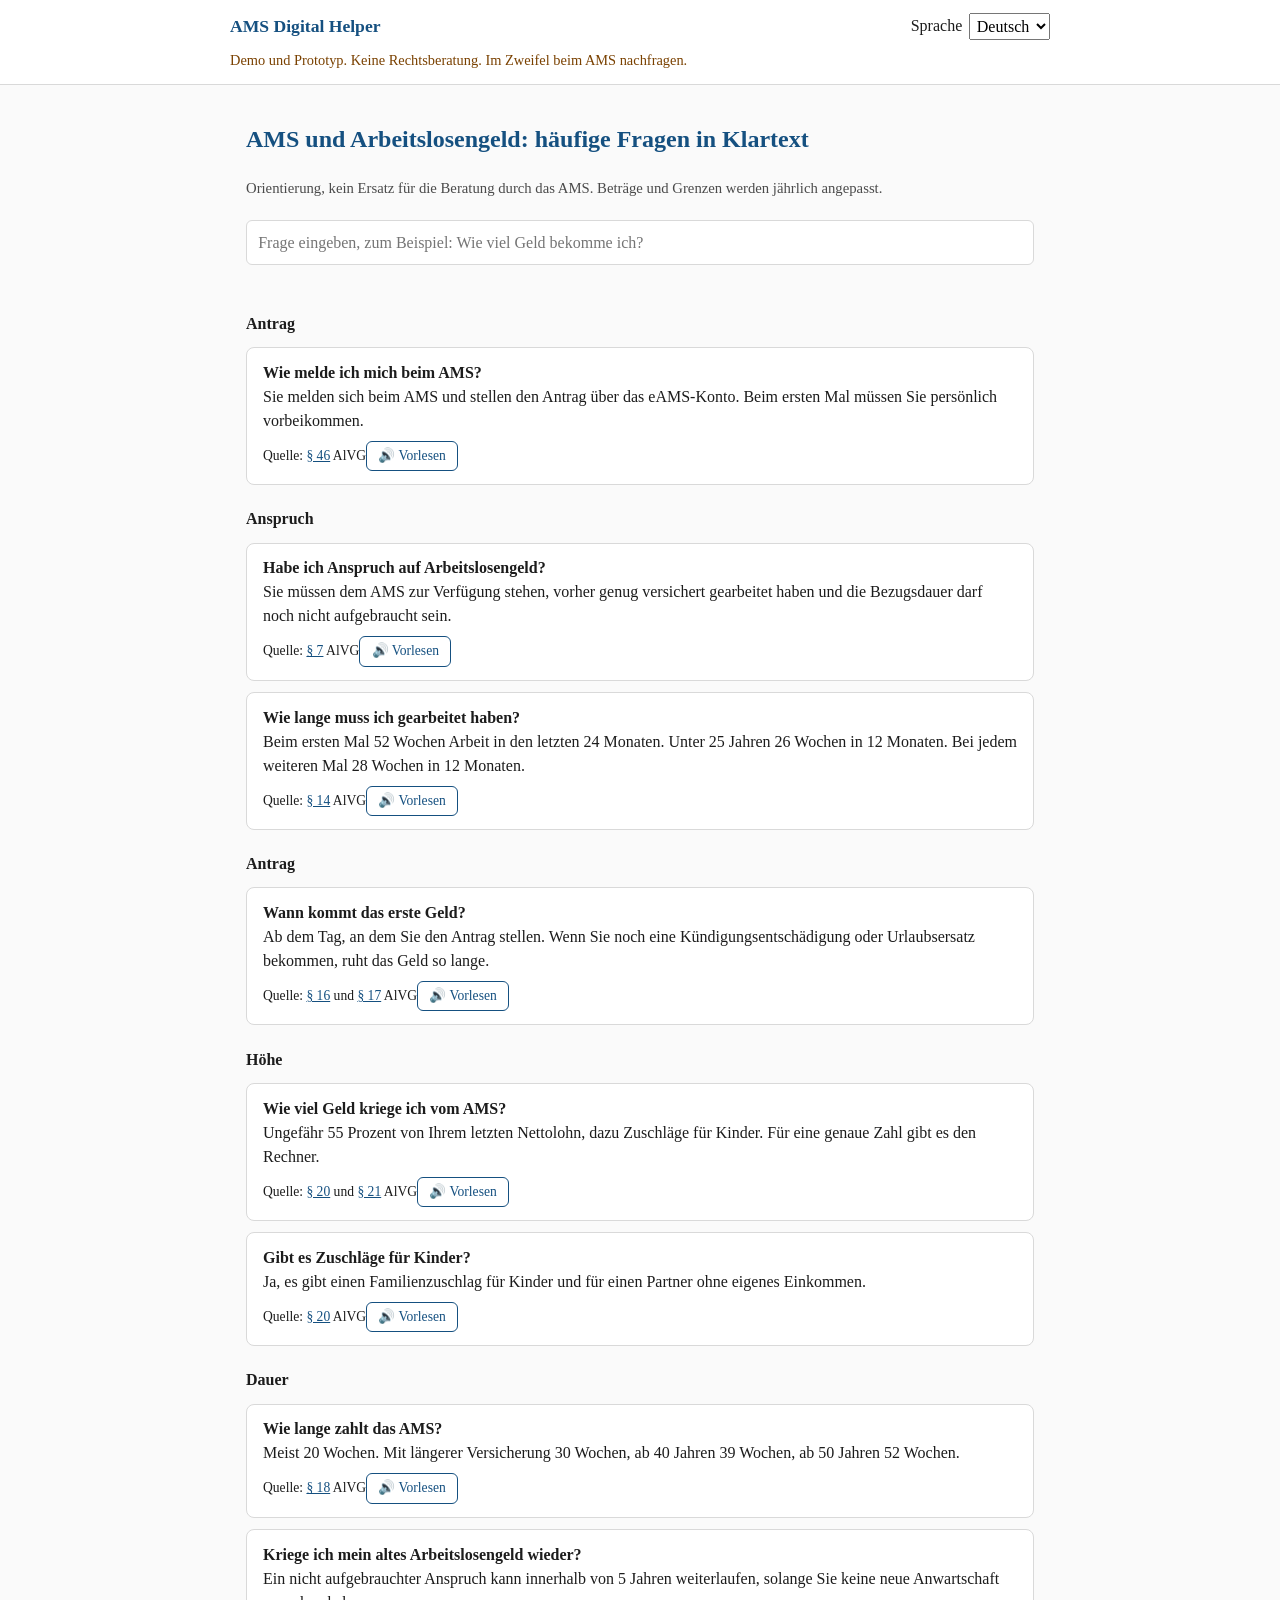
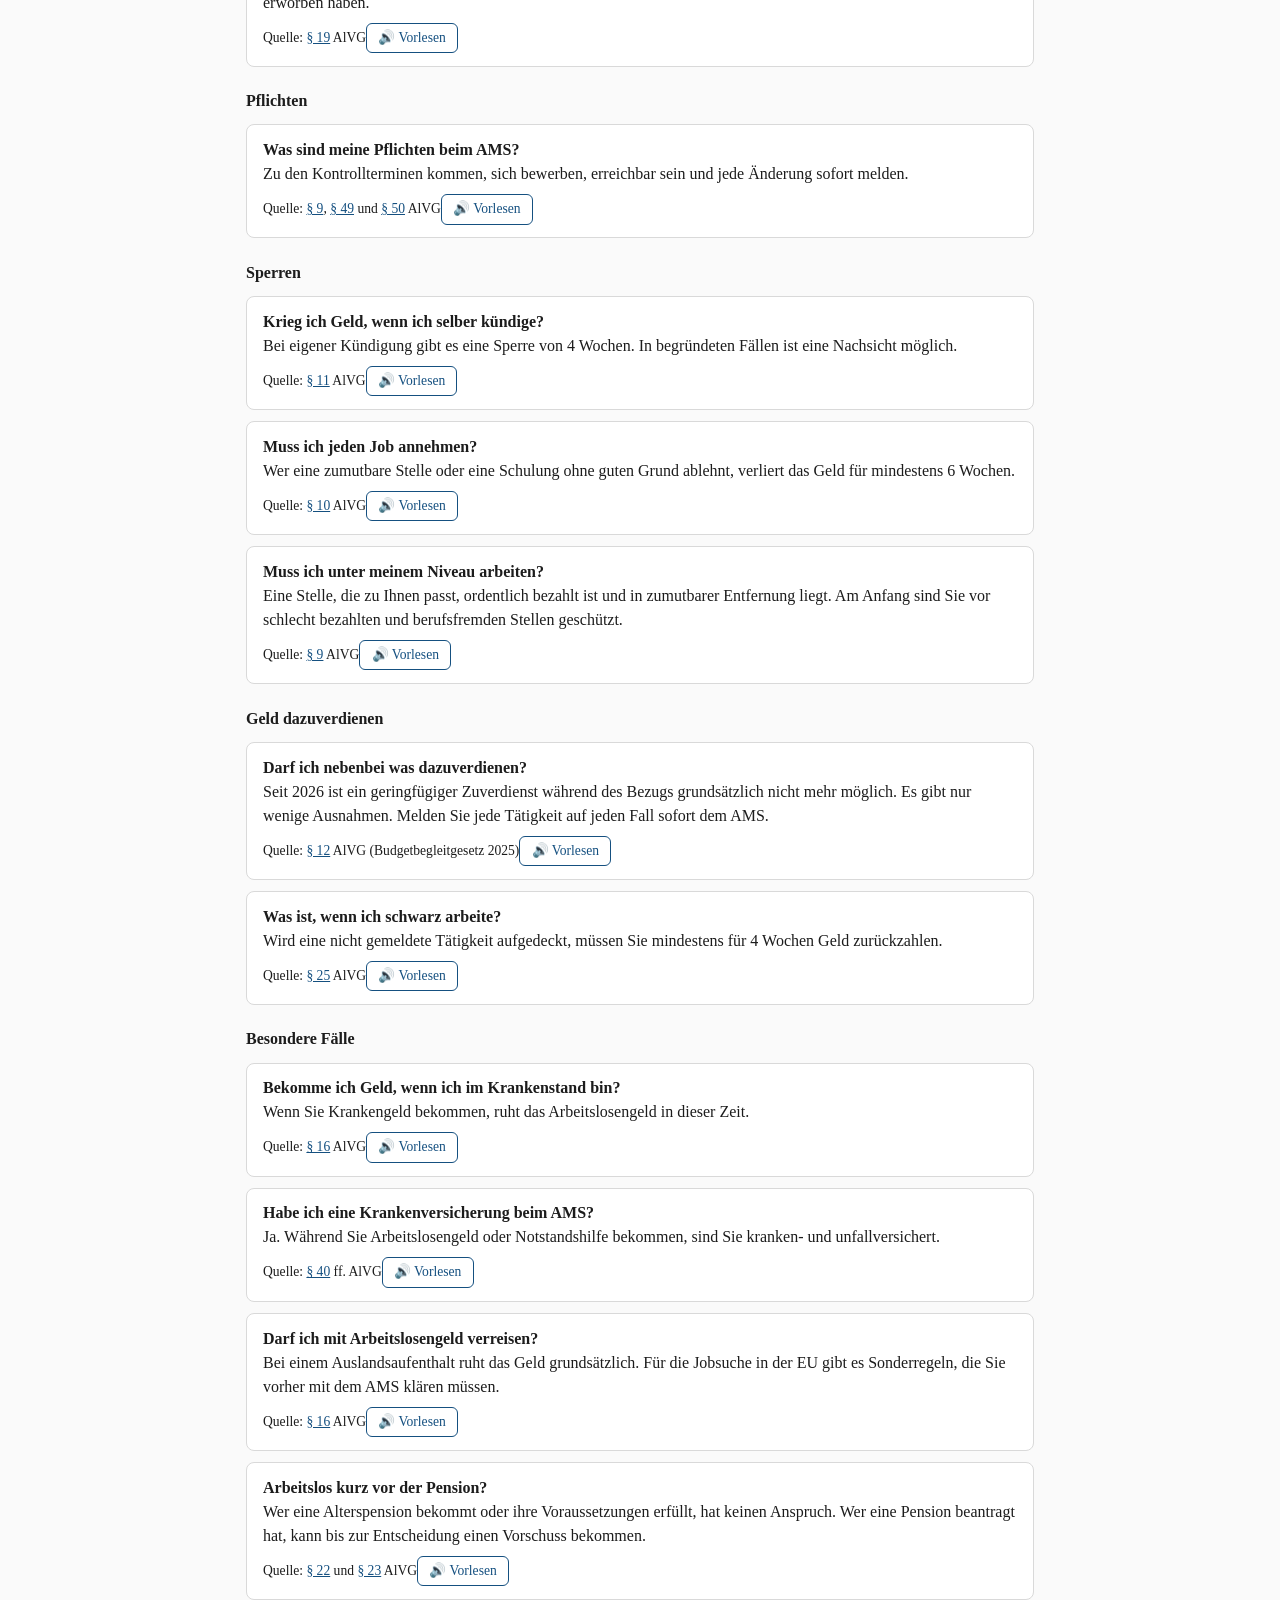
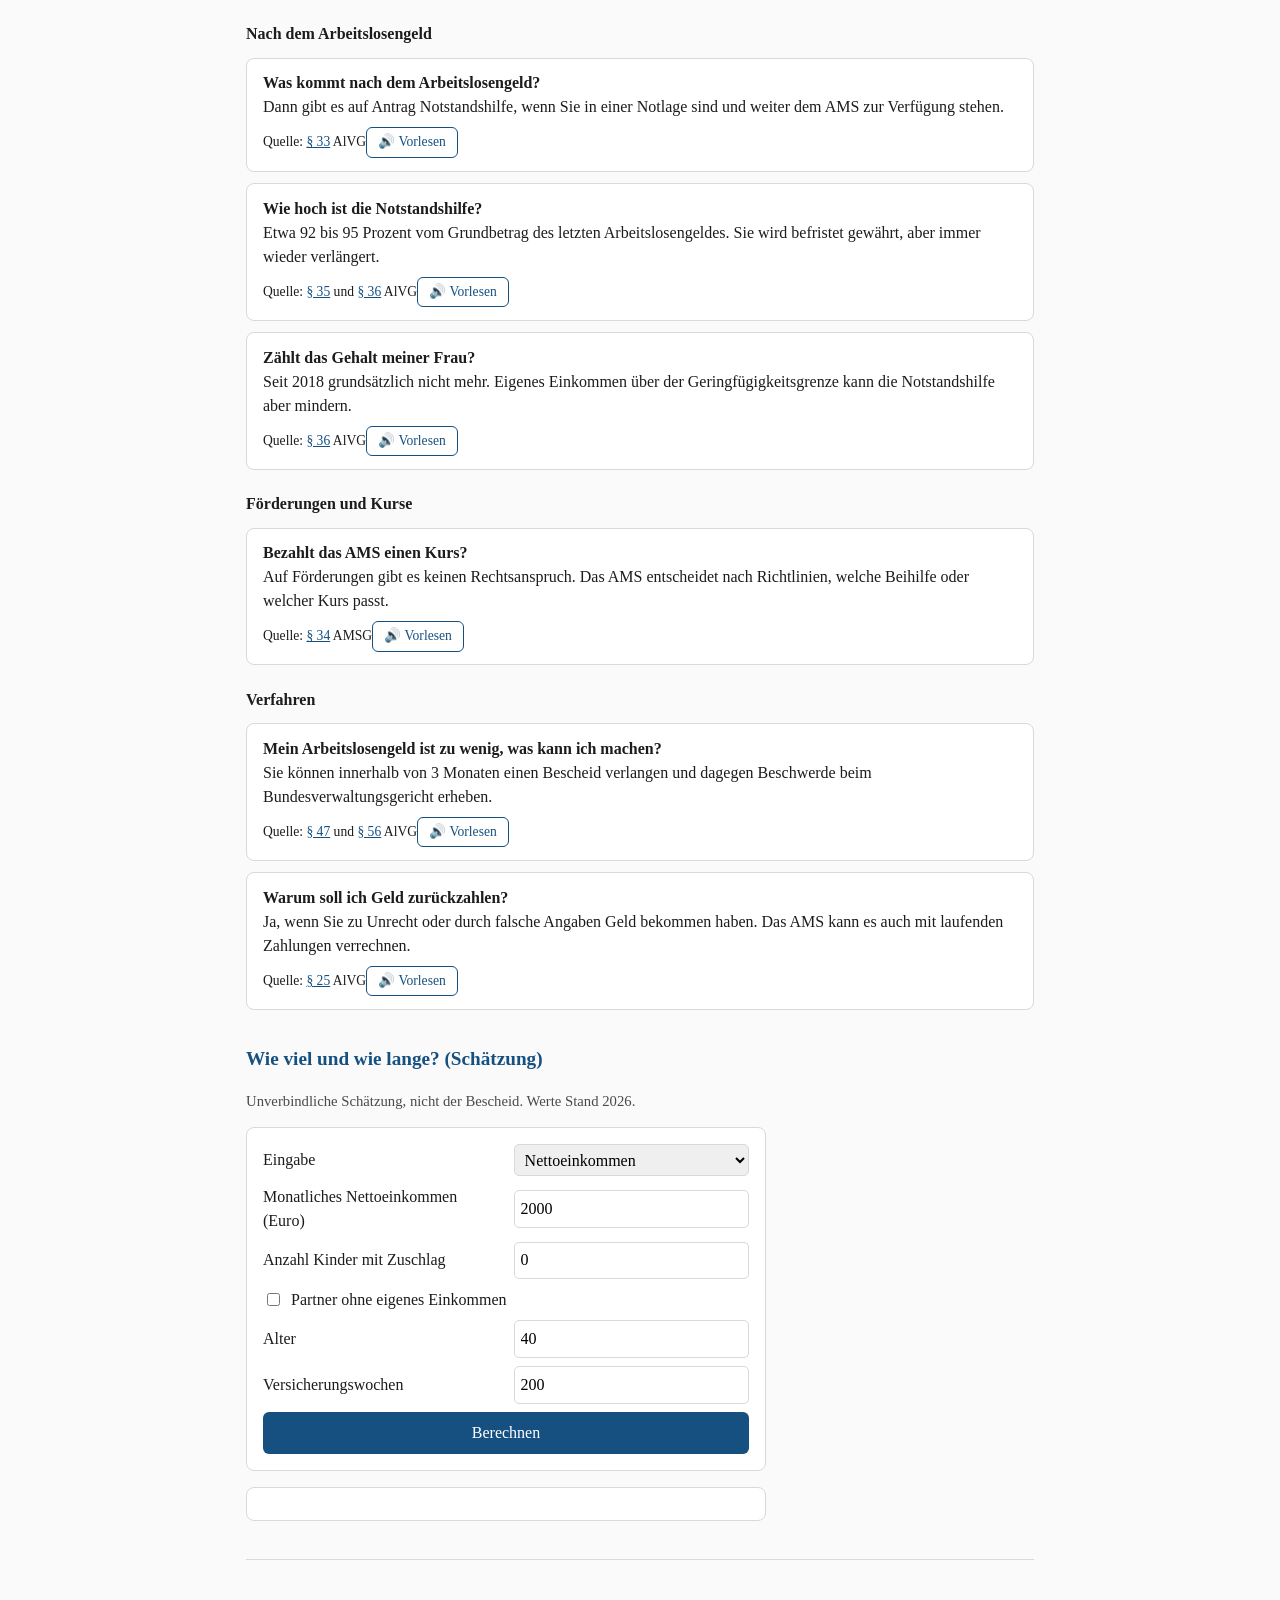
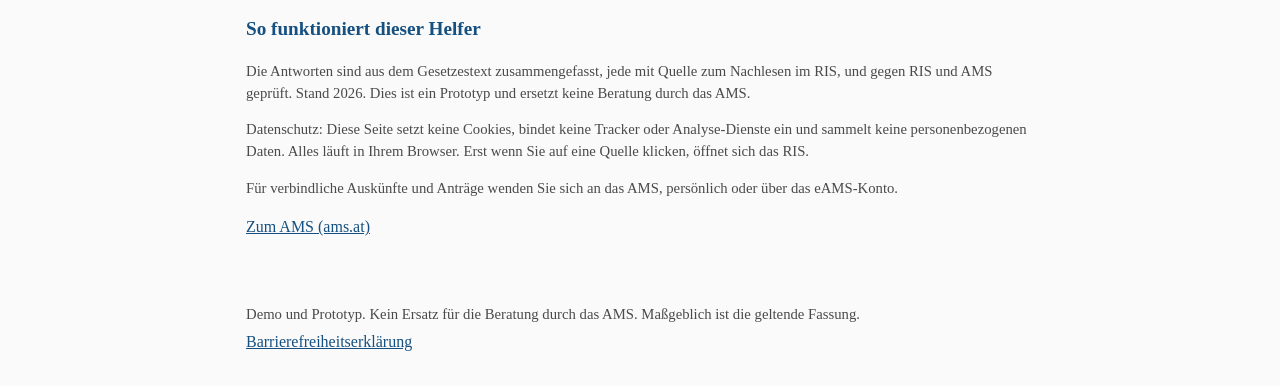
<file: index.html>
<!DOCTYPE html>
<html lang="de">
<head>
  <meta charset="utf-8">
  <meta name="viewport" content="width=device-width, initial-scale=1">
  <meta name="description" content="AMS Digital Helper: haeufige Fragen zu Arbeitslosengeld und Notstandshilfe in Klartext, mit Quelle. Demo und Prototyp.">
  <title>AMS Digital Helper (Demo)</title>
  <link rel="icon" href="data:image/svg+xml,%3Csvg xmlns='http://www.w3.org/2000/svg' viewBox='0 0 32 32'%3E%3Crect width='32' height='32' rx='6' fill='%23155080'/%3E%3Ctext x='16' y='23' font-size='20' text-anchor='middle' fill='white' font-family='Georgia,serif'%3Ei%3C/text%3E%3C/svg%3E">
  <link rel="stylesheet" href="style.css">
</head>
<body>
  <a href="#main" class="skip-link" id="skip-link">Zum Inhalt springen</a>
  <header>
    <div class="bar">
      <strong id="brand">AMS Digital Helper</strong>
      <span class="lang">
        <label for="lang" id="lang-label">Sprache</label>
        <select id="lang">
          <option value="de">Deutsch</option>
          <option value="en">English</option>
          <option value="tr">Türkçe</option>
        </select>
      </span>
    </div>
    <p id="prototyp" class="warn" role="note"></p>
  </header>

  <main id="main">
    <section id="faq-section" aria-labelledby="titel">
      <h1 id="titel"></h1>
      <p id="hinweis" class="muted"></p>
      <label for="suche" id="suche-label" class="visually-hidden">Frage suchen</label>
      <input id="suche" type="search" autocomplete="off">
      <p id="suche-status" class="muted" role="status" aria-live="polite"></p>
      <div id="faq" aria-live="polite"></div>
    </section>

    <section id="rechner-section" aria-labelledby="rechner-titel">
      <h2 id="rechner-titel"></h2>
      <p id="rechner-hinweis" class="muted"></p>
      <form id="rechner-form">
        <label for="r-modus" data-l="modus"></label>
        <select id="r-modus">
          <option value="netto" data-l="modusNetto"></option>
          <option value="brutto" data-l="modusBrutto"></option>
        </select>

        <label for="r-einkommen" id="r-einkommen-label"></label>
        <input id="r-einkommen" type="number" min="0" step="50" value="2000" inputmode="numeric">

        <span id="r-bundesland-row" class="full" hidden>
          <label for="r-bundesland" data-l="bundesland"></label>
          <select id="r-bundesland">
            <option value="W">Wien</option>
            <option value="NOE">Niederoesterreich</option>
            <option value="OOE">Oberoesterreich</option>
            <option value="ST">Steiermark</option>
            <option value="T">Tirol</option>
            <option value="K">Kaernten</option>
            <option value="S">Salzburg</option>
            <option value="V">Vorarlberg</option>
            <option value="B">Burgenland</option>
          </select>
        </span>

        <label for="r-kinder" data-l="kinder"></label>
        <input id="r-kinder" type="number" min="0" step="1" value="0" inputmode="numeric">

        <label class="check full"><input id="r-partner" type="checkbox"> <span data-l="partner"></span></label>

        <label for="r-alter" data-l="alter"></label>
        <input id="r-alter" type="number" min="0" step="1" value="40" inputmode="numeric">

        <label for="r-wochen" data-l="wochen"></label>
        <input id="r-wochen" type="number" min="0" step="1" value="200" inputmode="numeric">

        <button type="submit" data-l="rechnen"></button>
      </form>
      <pre id="rechner-out" aria-live="polite"></pre>
    </section>

    <section id="info-section" aria-labelledby="info-titel">
      <h2 id="info-titel"></h2>
      <p id="transparenz" class="muted"></p>
      <p id="datenschutz" class="muted"></p>
      <p id="kontakt" class="muted"></p>
      <p><a id="ams-link" href="https://www.ams.at" target="_blank" rel="noopener"></a></p>
    </section>
  </main>

  <footer>
    <p id="footer" class="muted"></p>
    <p><a id="bf-link" href="barrierefreiheit.html"></a></p>
  </footer>

  <script src="rechner-rates.js"></script>
  <script src="rechner.js"></script>
  <script src="app.js"></script>
</body>
</html>
</file>
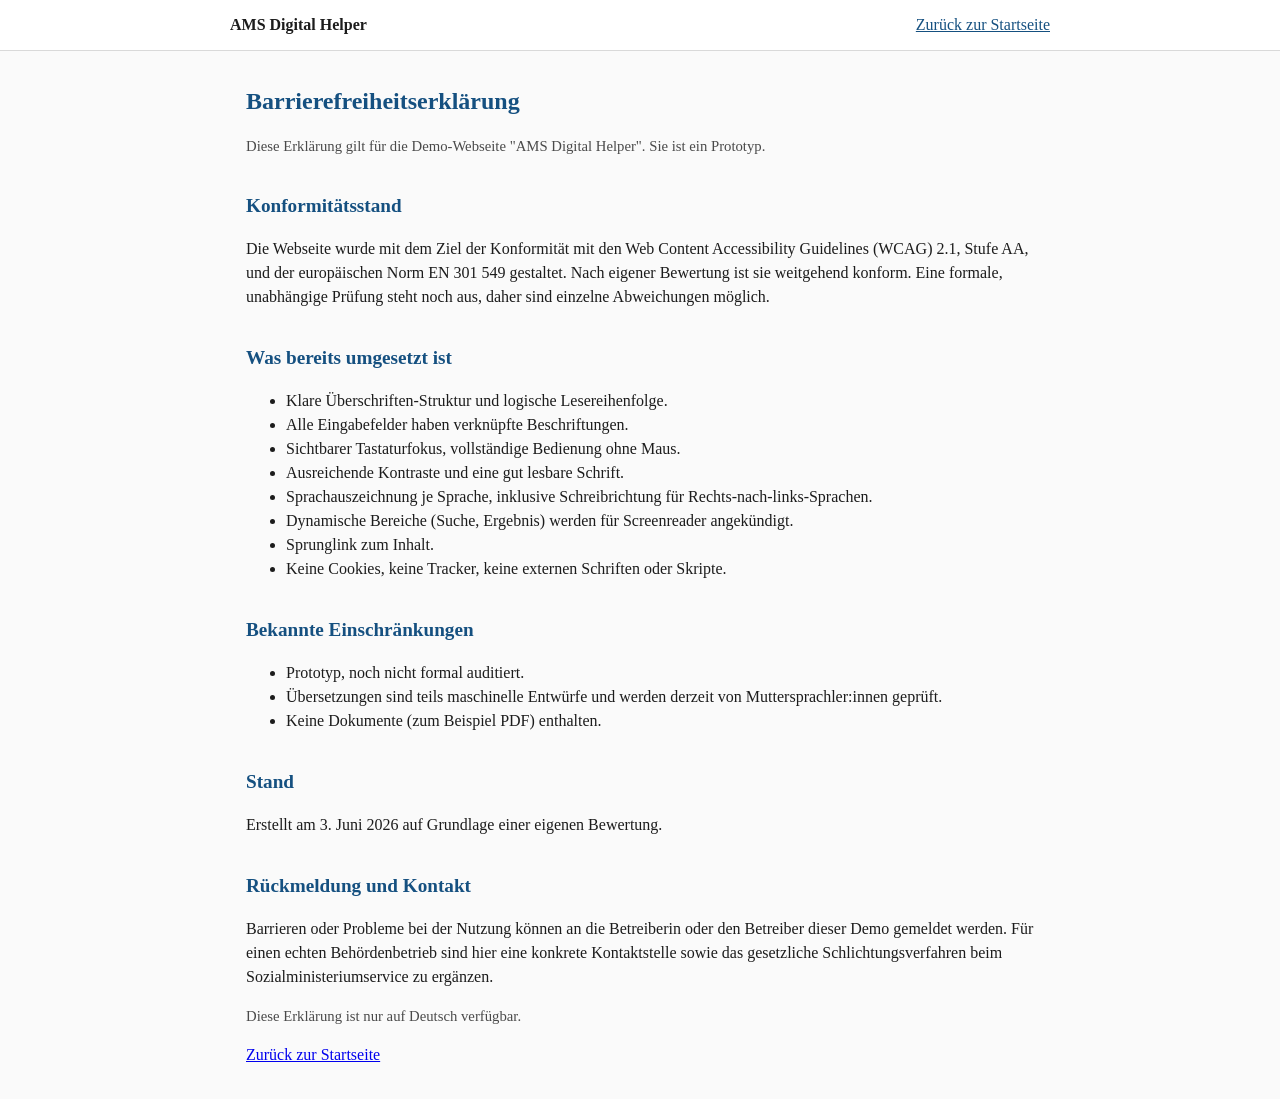
<file: barrierefreiheit.html>
<!DOCTYPE html>
<html lang="de">
<head>
  <meta charset="utf-8">
  <meta name="viewport" content="width=device-width, initial-scale=1">
  <title>Barrierefreiheitserklärung - AMS Digital Helper</title>
  <link rel="icon" href="data:image/svg+xml,%3Csvg xmlns='http://www.w3.org/2000/svg' viewBox='0 0 32 32'%3E%3Crect width='32' height='32' rx='6' fill='%23155080'/%3E%3Ctext x='16' y='23' font-size='20' text-anchor='middle' fill='white' font-family='Georgia,serif'%3Ei%3C/text%3E%3C/svg%3E">
  <link rel="stylesheet" href="style.css">
</head>
<body>
  <a href="#main" class="skip-link">Zum Inhalt springen</a>
  <header>
    <div class="bar">
      <strong>AMS Digital Helper</strong>
      <a href="index.html">Zurück zur Startseite</a>
    </div>
  </header>

  <main id="main">
    <h1>Barrierefreiheitserklärung</h1>
    <p class="muted">Diese Erklärung gilt für die Demo-Webseite "AMS Digital Helper". Sie ist ein Prototyp.</p>

    <h2>Konformitätsstand</h2>
    <p>Die Webseite wurde mit dem Ziel der Konformität mit den Web Content Accessibility Guidelines (WCAG) 2.1, Stufe AA, und der europäischen Norm EN 301 549 gestaltet. Nach eigener Bewertung ist sie weitgehend konform. Eine formale, unabhängige Prüfung steht noch aus, daher sind einzelne Abweichungen möglich.</p>

    <h2>Was bereits umgesetzt ist</h2>
    <ul>
      <li>Klare Überschriften-Struktur und logische Lesereihenfolge.</li>
      <li>Alle Eingabefelder haben verknüpfte Beschriftungen.</li>
      <li>Sichtbarer Tastaturfokus, vollständige Bedienung ohne Maus.</li>
      <li>Ausreichende Kontraste und eine gut lesbare Schrift.</li>
      <li>Sprachauszeichnung je Sprache, inklusive Schreibrichtung für Rechts-nach-links-Sprachen.</li>
      <li>Dynamische Bereiche (Suche, Ergebnis) werden für Screenreader angekündigt.</li>
      <li>Sprunglink zum Inhalt.</li>
      <li>Keine Cookies, keine Tracker, keine externen Schriften oder Skripte.</li>
    </ul>

    <h2>Bekannte Einschränkungen</h2>
    <ul>
      <li>Prototyp, noch nicht formal auditiert.</li>
      <li>Übersetzungen sind teils maschinelle Entwürfe und werden derzeit von Muttersprachler:innen geprüft.</li>
      <li>Keine Dokumente (zum Beispiel PDF) enthalten.</li>
    </ul>

    <h2>Stand</h2>
    <p>Erstellt am 3. Juni 2026 auf Grundlage einer eigenen Bewertung.</p>

    <h2>Rückmeldung und Kontakt</h2>
    <p>Barrieren oder Probleme bei der Nutzung können an die Betreiberin oder den Betreiber dieser Demo gemeldet werden. Für einen echten Behördenbetrieb sind hier eine konkrete Kontaktstelle sowie das gesetzliche Schlichtungsverfahren beim Sozialministeriumservice zu ergänzen.</p>
    <p class="muted">Diese Erklärung ist nur auf Deutsch verfügbar.</p>

    <p><a href="index.html">Zurück zur Startseite</a></p>
  </main>
</body>
</html>
</file>
<file: style.css>
:root { --akzent: #155080; --grau: #4a4a4a; --linie: #d9d9d9; --bg: #fafafa; }
* { box-sizing: border-box; }
body {
  margin: 0;
  font-family: Georgia, "Times New Roman", serif;
  color: #1c1c1c;
  background: var(--bg);
  line-height: 1.5;
}

/* Barrierefreiheit */
.skip-link {
  position: absolute; left: -999px; top: 0; background: var(--akzent); color: #fff;
  padding: 0.5rem 0.8rem; z-index: 10;
}
.skip-link:focus { left: 0; }
.visually-hidden {
  position: absolute; width: 1px; height: 1px; padding: 0; margin: -1px;
  overflow: hidden; clip: rect(0 0 0 0); white-space: nowrap; border: 0;
}
:focus-visible { outline: 3px solid var(--akzent); outline-offset: 2px; }

header { background: #fff; border-bottom: 1px solid var(--linie); padding: 0.8rem 1rem; }
.bar { max-width: 820px; margin: 0 auto; display: flex; justify-content: space-between; align-items: center; gap: 1rem; }
#brand { color: var(--akzent); font-size: 1.1rem; }
.lang { display: flex; align-items: center; gap: 0.4rem; }
.lang select { font: inherit; padding: 0.2rem; }
.warn { max-width: 820px; margin: 0.6rem auto 0; color: #7a4100; font-size: 0.9rem; }
main { max-width: 820px; margin: 0 auto; padding: 1rem; }
h1 { font-size: 1.5rem; color: var(--akzent); }
h2 { font-size: 1.2rem; color: var(--akzent); margin-top: 2.2rem; }
h3 { font-size: 1rem; margin: 1.4rem 0 0.3rem; }
.muted { color: var(--grau); font-size: 0.92rem; }

#suche {
  width: 100%; font: inherit; padding: 0.6rem 0.7rem; margin: 0.4rem 0 0.4rem;
  border: 1px solid var(--linie); border-radius: 6px;
}
#suche-status { margin: 0 0 1rem; min-height: 1.2em; }

.eintrag { border: 1px solid var(--linie); border-radius: 8px; padding: 0.8rem 1rem; margin: 0.7rem 0; background: #fff; }
.eintrag .frage { font-weight: bold; }
.eintrag .formulierungen { color: var(--grau); font-size: 0.9rem; margin: 0.2rem 0 0.6rem; }
.eintrag .antwort { margin: 0; }
.eintrag .quelle { display: inline-block; margin-top: 0.4rem; font-size: 0.85rem; }
.eintrag .quelle a { color: var(--akzent); }
.eintrag .vorlesen {
  display: inline-block; margin-top: 0.5rem; font: inherit; font-size: 0.85rem;
  background: #fff; color: var(--akzent); border: 1px solid var(--akzent);
  border-radius: 6px; padding: 0.25rem 0.7rem; cursor: pointer;
}

#rechner-section form {
  display: grid; grid-template-columns: 1fr 1fr; gap: 0.55rem 1rem; align-items: center;
  background: #fff; border: 1px solid var(--linie); border-radius: 8px; padding: 1rem; max-width: 520px;
}
#rechner-section input[type=number], #rechner-section select {
  font: inherit; padding: 0.35rem; border: 1px solid var(--linie); border-radius: 5px; width: 100%;
}
#rechner-section .full { grid-column: 1 / 3; }
#r-bundesland-row label { display: block; margin-bottom: 0.2rem; }
#rechner-section label.check { display: flex; align-items: center; gap: 0.5rem; }
#rechner-section button {
  grid-column: 1 / 3; font: inherit; padding: 0.55rem; background: var(--akzent); color: #fff;
  border: none; border-radius: 6px; cursor: pointer;
}
#rechner-out {
  background: #fff; border: 1px solid var(--linie); border-radius: 8px; padding: 1rem;
  white-space: pre-wrap; font-family: inherit; max-width: 520px; min-height: 1.2em;
}
#info-section { border-top: 1px solid var(--linie); margin-top: 2.4rem; padding-top: 1.2rem; }
#info-section a, footer a, header .bar a { color: var(--akzent); }
footer { max-width: 820px; margin: 2rem auto; padding: 0 1rem; }
footer p { margin: 0.3rem 0; }
</file>
